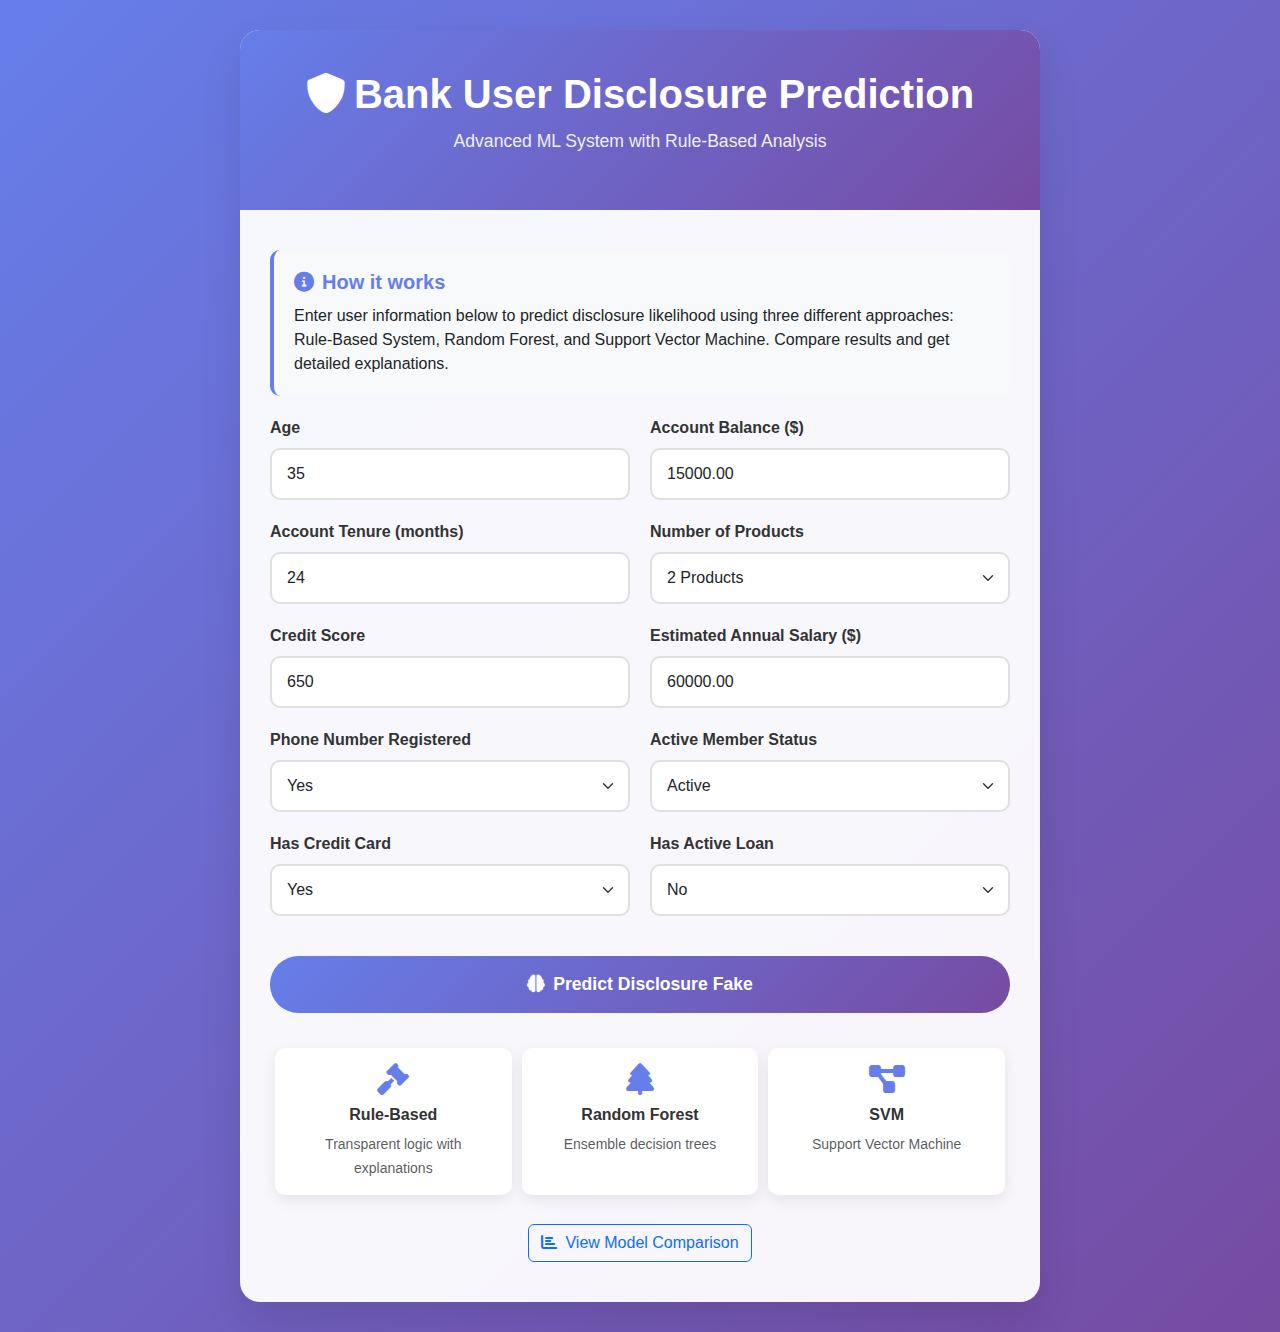
<file: templates/index.html>
<!DOCTYPE html>
<html lang="en">
<head>
    <meta charset="UTF-8">
    <meta name="viewport" content="width=device-width, initial-scale=1.0">
    <title>Bank User Disclosure Prediction System</title>
    <link href="https://cdn.jsdelivr.net/npm/bootstrap@5.3.0/dist/css/bootstrap.min.css" rel="stylesheet">
    <link href="https://cdnjs.cloudflare.com/ajax/libs/font-awesome/6.0.0/css/all.min.css" rel="stylesheet">
    <style>
        body {
            background: linear-gradient(135deg, #667eea 0%, #764ba2 100%);
            min-height: 100vh;
            font-family: 'Segoe UI', Tahoma, Geneva, Verdana, sans-serif;
        }
        .main-container {
            background: rgba(255, 255, 255, 0.95);
            border-radius: 20px;
            box-shadow: 0 20px 40px rgba(0, 0, 0, 0.1);
            margin: 30px auto;
            max-width: 800px;
            overflow: hidden;
        }
        .header-section {
            background: linear-gradient(135deg, #667eea 0%, #764ba2 100%);
            color: white;
            padding: 40px 30px;
            text-align: center;
        }
        .header-section h1 {
            font-size: 2.5rem;
            font-weight: 700;
            margin-bottom: 10px;
        }
        .header-section p {
            font-size: 1.1rem;
            opacity: 0.9;
        }
        .form-section {
            padding: 40px 30px;
        }
        .form-label {
            font-weight: 600;
            color: #333;
            margin-bottom: 8px;
        }
        .form-control, .form-select {
            border: 2px solid #e0e0e0;
            border-radius: 10px;
            padding: 12px 15px;
            transition: all 0.3s ease;
        }
        .form-control:focus, .form-select:focus {
            border-color: #667eea;
            box-shadow: 0 0 0 0.2rem rgba(102, 126, 234, 0.25);
        }
        .btn-predict {
            background: linear-gradient(135deg, #667eea 0%, #764ba2 100%);
            border: none;
            border-radius: 50px;
            padding: 15px 40px;
            font-size: 1.1rem;
            font-weight: 600;
            color: white;
            transition: all 0.3s ease;
            width: 100%;
            margin-top: 20px;
        }
        .btn-predict:hover {
            transform: translateY(-2px);
            box-shadow: 0 10px 20px rgba(102, 126, 234, 0.3);
            color: white;
        }
        .info-card {
            background: #f8f9fa;
            border-radius: 10px;
            padding: 20px;
            margin-bottom: 20px;
            border-left: 4px solid #667eea;
        }
        .info-card h5 {
            color: #667eea;
            font-weight: 600;
            margin-bottom: 10px;
        }
        .model-info {
            display: flex;
            justify-content: space-around;
            flex-wrap: wrap;
            margin-top: 30px;
        }
        .model-item {
            text-align: center;
            padding: 15px;
            background: white;
            border-radius: 10px;
            box-shadow: 0 5px 15px rgba(0, 0, 0, 0.08);
            margin: 5px;
            flex: 1;
            min-width: 150px;
        }
        .model-item i {
            font-size: 2rem;
            color: #667eea;
            margin-bottom: 10px;
        }
        .model-item h6 {
            font-weight: 600;
            color: #333;
        }
        .form-row {
            display: grid;
            grid-template-columns: repeat(auto-fit, minmax(250px, 1fr));
            gap: 20px;
        }
        .form-group {
            margin-bottom: 20px;
        }
    </style>
</head>
<body>
    <div class="container">
        <div class="main-container">
            <!-- Header Section -->
            <div class="header-section">
                <h1><i class="fas fa-shield-alt me-2"></i>Bank User Disclosure Prediction</h1>
                <p>Advanced ML System with Rule-Based Analysis</p>
            </div>

            <!-- Form Section -->
            <div class="form-section">
                <div class="info-card">
                    <h5><i class="fas fa-info-circle me-2"></i>How it works</h5>
                    <p class="mb-0">Enter user information below to predict disclosure likelihood using three different approaches:
                    Rule-Based System, Random Forest, and Support Vector Machine. Compare results and get detailed explanations.</p>
                </div>

                <form method="POST" action="/predict" id="predictionForm">
                    <div class="form-row">
                        <div class="form-group">
                            <label for="age" class="form-label">Age</label>
                            <input type="number" class="form-control" id="age" name="age" min="18" max="80" value="35" required>
                        </div>
                        <div class="form-group">
                            <label for="balance" class="form-label">Account Balance ($)</label>
                            <input type="number" class="form-control" id="balance" name="balance" min="0" max="100000" step="0.01" value="15000.00" required>
                        </div>
                    </div>

                    <div class="form-row">
                        <div class="form-group">
                            <label for="tenure" class="form-label">Account Tenure (months)</label>
                            <input type="number" class="form-control" id="tenure" name="tenure" min="1" max="120" value="24" required>
                        </div>
                        <div class="form-group">
                            <label for="num_products" class="form-label">Number of Products</label>
                            <select class="form-select" id="num_products" name="num_products" required>
                                <option value="1">1 Product</option>
                                <option value="2" selected>2 Products</option>
                                <option value="3">3 Products</option>
                                <option value="4">4 Products</option>
                                <option value="5">5 Products</option>
                            </select>
                        </div>
                    </div>

                    <div class="form-row">
                        <div class="form-group">
                            <label for="credit_score" class="form-label">Credit Score</label>
                            <input type="number" class="form-control" id="credit_score" name="credit_score" min="300" max="850" value="650" required>
                        </div>
                        <div class="form-group">
                            <label for="estimated_salary" class="form-label">Estimated Annual Salary ($)</label>
                            <input type="number" class="form-control" id="estimated_salary" name="estimated_salary" min="20000" max="200000" step="0.01" value="60000.00" required>
                        </div>
                    </div>

                    <div class="form-row">
                        <div class="form-group">
                            <label for="has_phone" class="form-label">Phone Number Registered</label>
                            <select class="form-select" id="has_phone" name="has_phone" required>
                                <option value="1" selected>Yes</option>
                                <option value="0">No</option>
                            </select>
                        </div>
                        <div class="form-group">
                            <label for="is_active_member" class="form-label">Active Member Status</label>
                            <select class="form-select" id="is_active_member" name="is_active_member" required>
                                <option value="1" selected>Active</option>
                                <option value="0">Inactive</option>
                            </select>
                        </div>
                    </div>

                    <div class="form-row">
                        <div class="form-group">
                            <label for="has_credit_card" class="form-label">Has Credit Card</label>
                            <select class="form-select" id="has_credit_card" name="has_credit_card" required>
                                <option value="1" selected>Yes</option>
                                <option value="0">No</option>
                            </select>
                        </div>
                        <div class="form-group">
                            <label for="has_loan" class="form-label">Has Active Loan</label>
                            <select class="form-select" id="has_loan" name="has_loan" required>
                                <option value="0" selected>No</option>
                                <option value="1">Yes</option>
                            </select>
                        </div>
                    </div>

                    <button type="submit" class="btn btn-predict">
                        <i class="fas fa-brain me-2"></i>Predict Disclosure Fake
                    </button>
                </form>

                <!-- Model Information -->
                <div class="model-info">
                    <div class="model-item">
                        <i class="fas fa-gavel"></i>
                        <h6>Rule-Based</h6>
                        <small class="text-muted">Transparent logic with explanations</small>
                    </div>
                    <div class="model-item">
                        <i class="fas fa-tree"></i>
                        <h6>Random Forest</h6>
                        <small class="text-muted">Ensemble decision trees</small>
                    </div>
                    <div class="model-item">
                        <i class="fas fa-project-diagram"></i>
                        <h6>SVM</h6>
                        <small class="text-muted">Support Vector Machine</small>
                    </div>
                </div>

                <div class="text-center mt-4">
                    <a href="/model_comparison" class="btn btn-outline-primary">
                        <i class="fas fa-chart-bar me-2"></i>View Model Comparison
                    </a>
                </div>
            </div>
        </div>
    </div>

    <script src="https://cdn.jsdelivr.net/npm/bootstrap@5.3.0/dist/js/bootstrap.bundle.min.js"></script>
    <script>
        // Form validation
        document.getElementById('predictionForm').addEventListener('submit', function(e) {
            const form = e.target;
            if (!form.checkValidity()) {
                e.preventDefault();
                e.stopPropagation();
            }
            form.classList.add('was-validated');
        });

        // Add input formatting
        document.getElementById('balance').addEventListener('blur', function() {
            this.value = parseFloat(this.value).toFixed(2);
        });

        document.getElementById('estimated_salary').addEventListener('blur', function() {
            this.value = parseFloat(this.value).toFixed(2);
        });
    </script>
</body>
</html>
</file>
